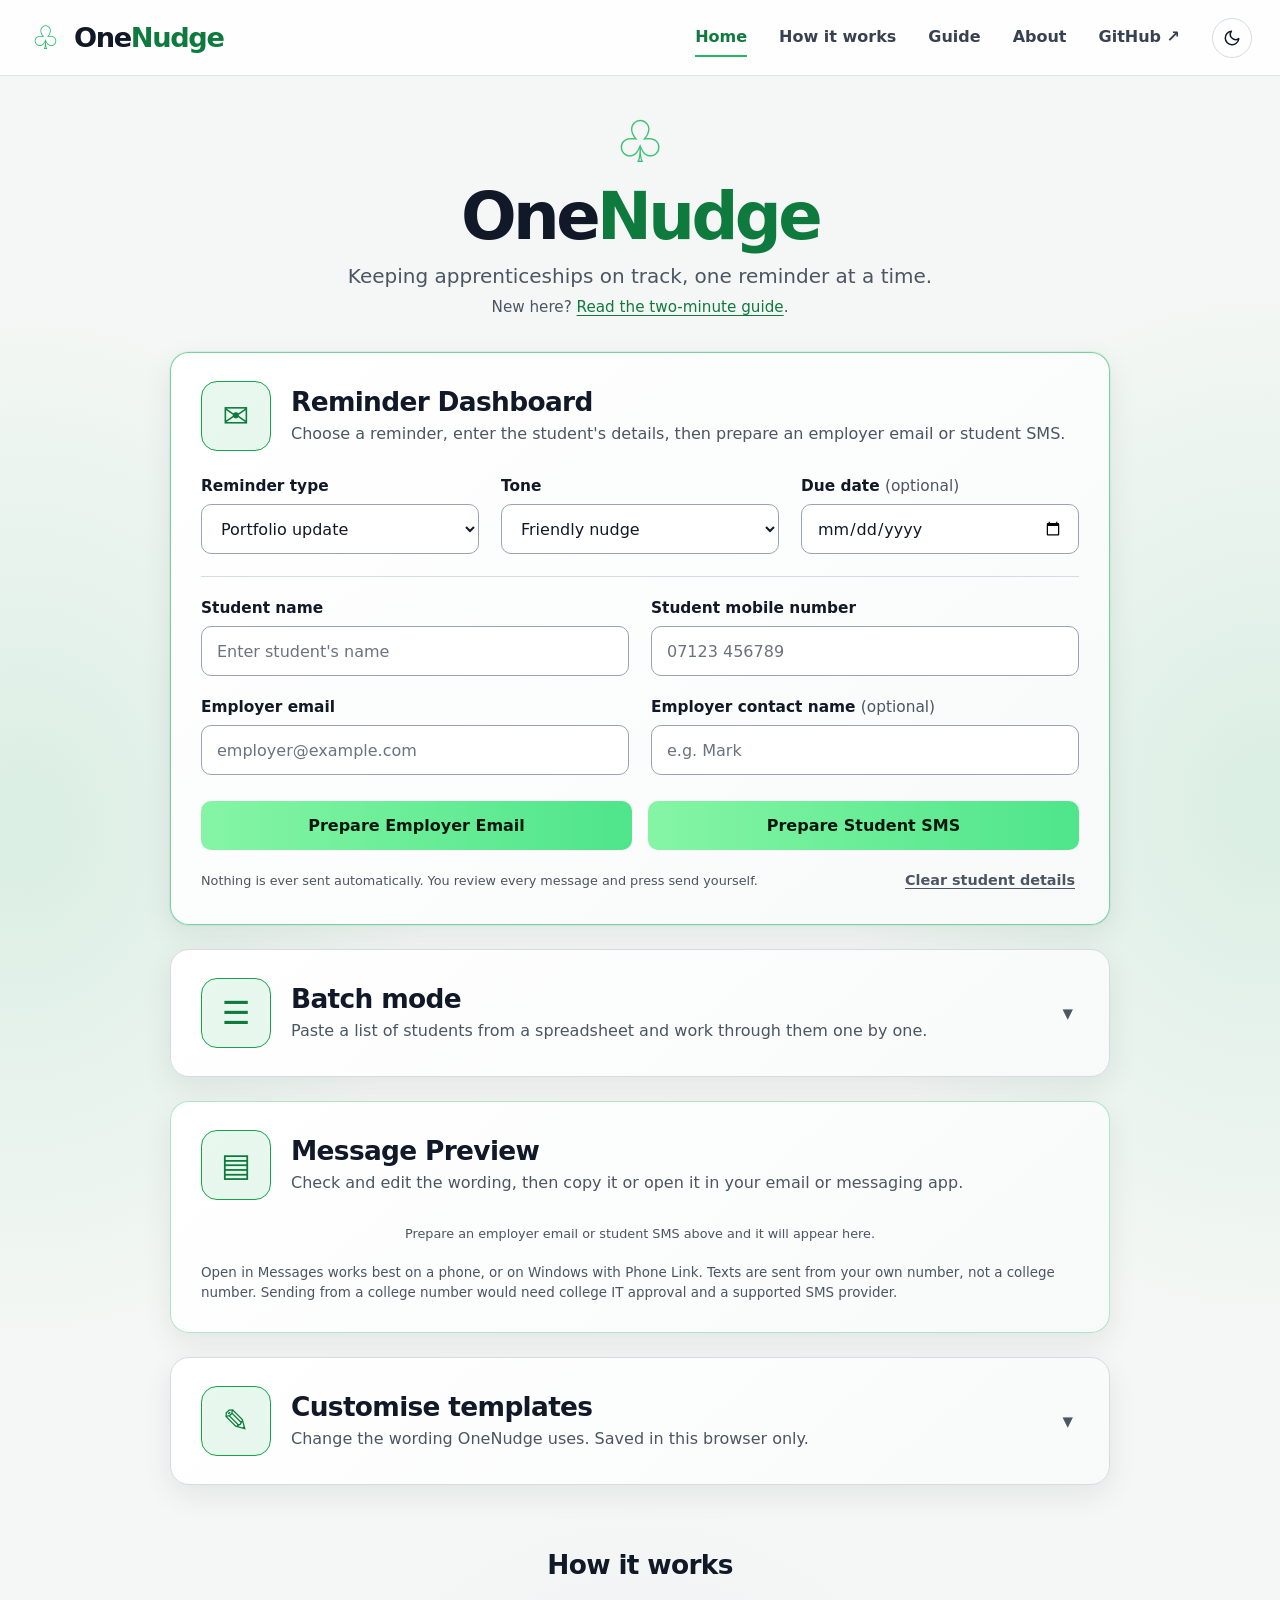
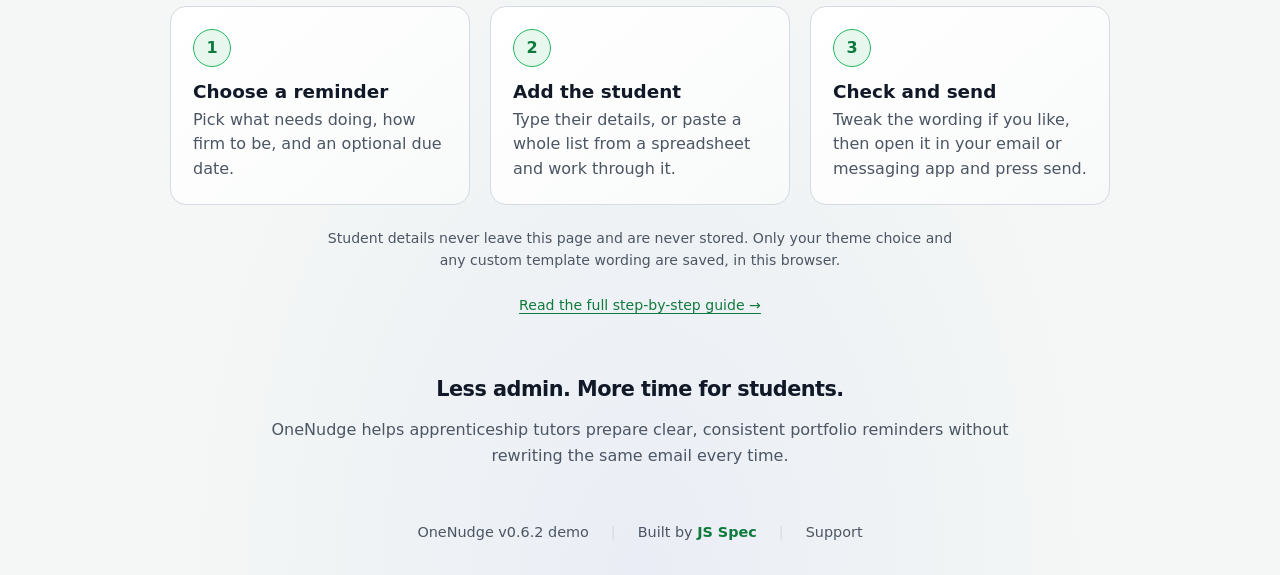
<file: index.html>
<!DOCTYPE html>
<html lang="en">
<head>
  <meta charset="UTF-8">
  <meta name="viewport" content="width=device-width, initial-scale=1.0">
  <title>OneNudge | Apprenticeship reminders</title>
  <meta name="description" content="OneNudge helps apprenticeship tutors prepare employer emails and student SMS reminders in seconds.">
  <meta name="theme-color" content="#0c0e14">

  <link rel="icon" href="favicon.svg" type="image/svg+xml">
  <link rel="icon" href="favicon-32.png" sizes="32x32" type="image/png">
  <link rel="apple-touch-icon" href="apple-touch-icon.png">
  <link rel="manifest" href="manifest.webmanifest">

  <meta property="og:type" content="website">
  <meta property="og:site_name" content="OneNudge">
  <meta property="og:title" content="OneNudge — Apprenticeship reminders">
  <meta property="og:description" content="Prepare employer emails and student SMS reminders in seconds. Nothing is stored or sent automatically.">
  <meta property="og:url" content="https://onenudge.jsspec.uk/">
  <meta property="og:image" content="https://onenudge.jsspec.uk/og-image.png">
  <meta property="og:image:width" content="1200">
  <meta property="og:image:height" content="630">
  <meta property="og:image:alt" content="OneNudge: keeping apprenticeships on track, one reminder at a time.">
  <meta name="twitter:card" content="summary_large_image">

  <script>
    // Apply a saved theme before the page paints, to avoid a flash of the wrong colours.
    try {
      const theme = localStorage.getItem("onenudge.theme");
      if (theme === "light" || theme === "dark") document.documentElement.dataset.theme = theme;
    } catch {}
  </script>
  <link rel="stylesheet" href="style.css">
  <script src="common.js" defer></script>
  <script src="script.js" defer></script>
</head>
<body>
  <a class="skip-link" href="#dashboard">Skip to the reminder form</a>

  <header class="site-header">
    <a class="brand" href="#home" aria-label="OneNudge home"><span class="brand-icon" aria-hidden="true">♧</span><span>One<span class="accent">Nudge</span></span></a>
    <nav aria-label="Main navigation">
      <a class="nav-link active" href="#home" aria-current="location">Home</a>
      <a class="nav-link" href="#how-it-works">How it works</a>
      <a class="nav-link" href="guide.html">Guide</a>
      <a class="nav-link" href="#about">About</a>
      <a class="nav-link" href="https://github.com/Jessplayz2021/OneNudge" target="_blank" rel="noopener noreferrer">GitHub ↗</a>
      <button type="button" class="theme-toggle" id="themeToggle" aria-label="Switch to light mode" title="Switch to light mode">
        <svg class="icon-sun" viewBox="0 0 24 24" aria-hidden="true" focusable="false"><circle cx="12" cy="12" r="4"/><path d="M12 2v2M12 20v2M4.93 4.93l1.41 1.41M17.66 17.66l1.41 1.41M2 12h2M20 12h2M4.93 19.07l1.41-1.41M17.66 6.34l1.41-1.41"/></svg>
        <svg class="icon-moon" viewBox="0 0 24 24" aria-hidden="true" focusable="false"><path d="M21 12.79A9 9 0 1 1 11.21 3 7 7 0 0 0 21 12.79z"/></svg>
      </button>
    </nav>
  </header>

  <main id="home">
    <section class="hero" aria-labelledby="hero-title">
      <div class="hero-icon" aria-hidden="true">♧</div>
      <h1 id="hero-title">One<span class="accent">Nudge</span></h1>
      <p>Keeping apprenticeships on track, one reminder at a time.</p>
      <p class="dashboard-hint">New here? <a href="guide.html">Read the two-minute guide</a>.</p>
    </section>

    <div class="dashboard">
      <!-- Main form -->
      <section class="reminder-card main-card" id="dashboard" aria-labelledby="dashboard-heading">
        <div class="card-heading">
          <div class="card-icon" aria-hidden="true">✉</div>
          <div><h2 id="dashboard-heading">Reminder Dashboard</h2><p>Choose a reminder, enter the student's details, then prepare an employer email or student SMS.</p></div>
        </div>

        <form id="reminderForm" novalidate>
          <fieldset class="options">
            <legend class="visually-hidden">Reminder options</legend>
            <div class="field">
              <label for="reminderType">Reminder type</label>
              <select id="reminderType" name="reminderType">
                <option value="portfolio">Portfolio update</option>
                <option value="evidence">Missing evidence</option>
                <option value="otj">Off-the-job hours</option>
                <option value="review">Progress review</option>
                <option value="assessment">Assessment booking</option>
              </select>
            </div>
            <div class="field">
              <label for="tone">Tone</label>
              <select id="tone" name="tone">
                <option value="friendly">Friendly nudge</option>
                <option value="firm">Firm follow-up</option>
                <option value="final">Final reminder</option>
              </select>
            </div>
            <div class="field">
              <label for="dueDate">Due date <span class="optional">(optional)</span></label>
              <input type="date" id="dueDate" name="dueDate">
            </div>
          </fieldset>

          <div class="fields">
            <div class="field">
              <label for="studentName">Student name</label>
              <input type="text" id="studentName" name="studentName" placeholder="Enter student's name" maxlength="120" autocomplete="off" aria-describedby="studentNameError">
              <p class="field-error" id="studentNameError" hidden></p>
            </div>
            <div class="field">
              <label for="studentPhone">Student mobile number</label>
              <input type="tel" id="studentPhone" name="studentPhone" placeholder="07123 456789" autocomplete="off" aria-describedby="studentPhoneError">
              <p class="field-error" id="studentPhoneError" hidden></p>
            </div>
            <div class="field">
              <label for="employerEmail">Employer email</label>
              <input type="email" id="employerEmail" name="employerEmail" placeholder="employer@example.com" autocomplete="off" aria-describedby="employerEmailError">
              <p class="field-error" id="employerEmailError" hidden></p>
            </div>
            <div class="field">
              <label for="employerContact">Employer contact name <span class="optional">(optional)</span></label>
              <input type="text" id="employerContact" name="employerContact" placeholder="e.g. Mark" maxlength="80" autocomplete="off" aria-describedby="employerContactError">
              <p class="field-error" id="employerContactError" hidden></p>
            </div>
          </div>

          <div class="button-row">
            <button class="primary-button" type="button" id="employerButton">Prepare Employer Email</button>
            <button class="primary-button" type="button" id="studentButton">Prepare Student SMS</button>
          </div>
          <div class="form-footer">
            <p class="form-note">Nothing is ever sent automatically. You review every message and press send yourself.</p>
            <button type="button" class="text-button" id="clearButton">Clear student details</button>
          </div>
        </form>
      </section>

      <!-- Batch mode -->
      <section class="reminder-card" id="batch" aria-labelledby="batch-heading">
        <details class="collapsible" id="batchDetails">
          <summary>
            <span class="card-heading">
              <span class="card-icon" aria-hidden="true">☰</span>
              <span><span class="card-title" id="batch-heading" role="heading" aria-level="2">Batch mode</span><span class="card-text">Paste a list of students from a spreadsheet and work through them one by one.</span></span>
            </span>
          </summary>
          <div class="collapsible-body">
            <div class="field">
              <label for="batchInput">Student list</label>
              <textarea id="batchInput" rows="6" spellcheck="false" aria-describedby="batchHint batchInputError" placeholder="Student name, Mobile, Employer email, Employer contact&#10;Alex Smith, 07123 456789, manager@example.com, Mark"></textarea>
              <p class="hint" id="batchHint">One student per row: name, mobile number, employer email and (optionally) employer contact. Copying straight from Excel works, and a header row is fine. The list is never stored and disappears when you close the page.</p>
              <p class="field-error" id="batchInputError" hidden></p>
            </div>
            <div class="action-row">
              <button type="button" class="secondary-button" id="loadBatchButton">Load list</button>
              <button type="button" class="text-button" id="clearBatchButton" hidden>Clear list</button>
            </div>
            <div id="batchQueue" class="batch-queue" hidden>
              <p id="batchSummary" class="hint"></p>
              <div class="batch-nav">
                <button type="button" class="secondary-button" id="batchPrev">← Previous</button>
                <p id="batchPosition" class="batch-position" role="status" aria-live="polite"></p>
                <button type="button" class="secondary-button" id="batchNext">Next →</button>
              </div>
              <ol id="batchList" class="batch-list" aria-label="Students in this batch"></ol>
            </div>
          </div>
        </details>
      </section>

      <!-- Preview -->
      <section class="reminder-card preview-card" id="preview" aria-labelledby="preview-heading">
        <div class="card-heading">
          <div class="card-icon" aria-hidden="true">▤</div>
          <div><h2 id="preview-heading">Message Preview</h2><p>Check and edit the wording, then copy it or open it in your email or messaging app.</p></div>
        </div>

        <p id="previewPlaceholder" class="form-note">Prepare an employer email or student SMS above and it will appear here.</p>

        <div id="emailPreview" class="preview-block" hidden>
          <h3 tabindex="-1">Employer email</h3>
          <p class="preview-detail"><strong>To:</strong> <span id="emailRecipient"></span></p>
          <div class="field">
            <label for="emailSubject">Subject</label>
            <input type="text" id="emailSubject">
          </div>
          <div class="field">
            <label for="emailBody">Message</label>
            <textarea id="emailBody" rows="12"></textarea>
          </div>
          <div class="action-row">
            <a id="openEmailLink" class="secondary-button" href="#">Open in email app</a>
            <button type="button" id="copyEmailButton" class="secondary-button">Copy message</button>
          </div>
          <p id="emailStatus" class="form-note" role="status" aria-live="polite"></p>
        </div>

        <div id="smsPreview" class="preview-block" hidden>
          <h3 tabindex="-1">Student SMS</h3>
          <p class="preview-detail"><strong>To:</strong> <span id="smsRecipient"></span></p>
          <div class="field">
            <label for="smsMessage">Message</label>
            <textarea id="smsMessage" rows="7" aria-describedby="smsLength"></textarea>
          </div>
          <p id="smsLength" class="sms-length"></p>
          <div class="action-row">
            <button type="button" id="copySmsButton" class="secondary-button">Copy SMS text</button>
            <a id="openSmsLink" class="secondary-button" href="#">Open in Messages</a>
          </div>
          <p id="smsStatus" class="form-note" role="status" aria-live="polite"></p>
        </div>

        <p class="sms-disclaimer">Open in Messages works best on a phone, or on Windows with Phone Link. Texts are sent from your own number, not a college number. Sending from a college number would need college IT approval and a supported SMS provider.</p>
      </section>

      <!-- Custom templates -->
      <section class="reminder-card" id="templates" aria-labelledby="templates-heading">
        <details class="collapsible" id="templatesDetails">
          <summary>
            <span class="card-heading">
              <span class="card-icon" aria-hidden="true">✎</span>
              <span><span class="card-title" id="templates-heading" role="heading" aria-level="2">Customise templates</span><span class="card-text">Change the wording OneNudge uses. Saved in this browser only.</span></span>
            </span>
          </summary>
          <div class="collapsible-body">
            <div class="options options-2">
              <div class="field">
                <label for="templateChannel">Message</label>
                <select id="templateChannel">
                  <option value="email">Employer email</option>
                  <option value="sms">Student SMS</option>
                </select>
              </div>
              <div class="field">
                <label for="templateTone">Tone</label>
                <select id="templateTone">
                  <option value="friendly">Friendly nudge</option>
                  <option value="firm">Firm follow-up</option>
                  <option value="final">Final reminder</option>
                </select>
              </div>
            </div>
            <div class="field" id="templateSubjectField">
              <label for="templateSubject">Email subject</label>
              <input type="text" id="templateSubject" aria-describedby="templateSubjectError">
              <p class="field-error" id="templateSubjectError" hidden></p>
            </div>
            <div class="field">
              <label for="templateBody">Message</label>
              <textarea id="templateBody" rows="10" aria-describedby="templateBodyError"></textarea>
              <p class="field-error" id="templateBodyError" hidden></p>
            </div>
            <div class="placeholders">
              <p class="hint">Click a placeholder to insert it. OneNudge fills these in for each student:</p>
              <ul class="placeholder-list">
                <li><button type="button" class="chip" data-placeholder="{student}">{student}</button> student's full name</li>
                <li><button type="button" class="chip" data-placeholder="{studentFirst}">{studentFirst}</button> student's first name</li>
                <li><button type="button" class="chip" data-placeholder="{employer}">{employer}</button> employer contact, or "Employer"</li>
                <li><button type="button" class="chip" data-placeholder="{action}">{action}</button> what needs doing (from the reminder type)</li>
                <li><button type="button" class="chip" data-placeholder="{topic}">{topic}</button> short topic, e.g. "OneFile update"</li>
                <li><button type="button" class="chip" data-placeholder="{due}">{due}</button> " by Friday 5 December", or nothing if no date</li>
                <li><button type="button" class="chip" data-placeholder="{tutor}">{tutor}</button> your full name</li>
                <li><button type="button" class="chip" data-placeholder="{tutorFirst}">{tutorFirst}</button> your first name</li>
              </ul>
            </div>
            <div class="action-row">
              <button type="button" class="secondary-button" id="saveTemplateButton">Save template</button>
              <button type="button" class="text-button" id="resetTemplateButton">Reset to default</button>
            </div>
            <p id="templateStatus" class="form-note form-note-left" role="status" aria-live="polite"></p>
          </div>
        </details>
      </section>
    </div>

    <section class="how" id="how-it-works" aria-labelledby="how-heading">
      <h2 id="how-heading">How it works</h2>
      <ol class="steps">
        <li><h3>Choose a reminder</h3><p>Pick what needs doing, how firm to be, and an optional due date.</p></li>
        <li><h3>Add the student</h3><p>Type their details, or paste a whole list from a spreadsheet and work through it.</p></li>
        <li><h3>Check and send</h3><p>Tweak the wording if you like, then open it in your email or messaging app and press send.</p></li>
      </ol>
      <p class="privacy-note">Student details never leave this page and are never stored. Only your theme choice and any custom template wording are saved, in this browser.</p>
      <p class="privacy-note"><a class="inline-link" href="guide.html">Read the full step-by-step guide →</a></p>
    </section>

    <section class="about" id="about"><h2>Less admin. More time for students.</h2><p>OneNudge helps apprenticeship tutors prepare clear, consistent portfolio reminders without rewriting the same email every time.</p></section>
  </main>

  <footer><span>OneNudge v0.6.2 demo</span><span class="footer-divider" aria-hidden="true">|</span><span>Built by <a href="https://jsspec.uk" target="_blank" rel="noopener noreferrer">JS Spec</a></span><span class="footer-divider" aria-hidden="true">|</span><a class="footer-quiet" href="support.html">Support</a></footer>
</body>
</html>
</file>
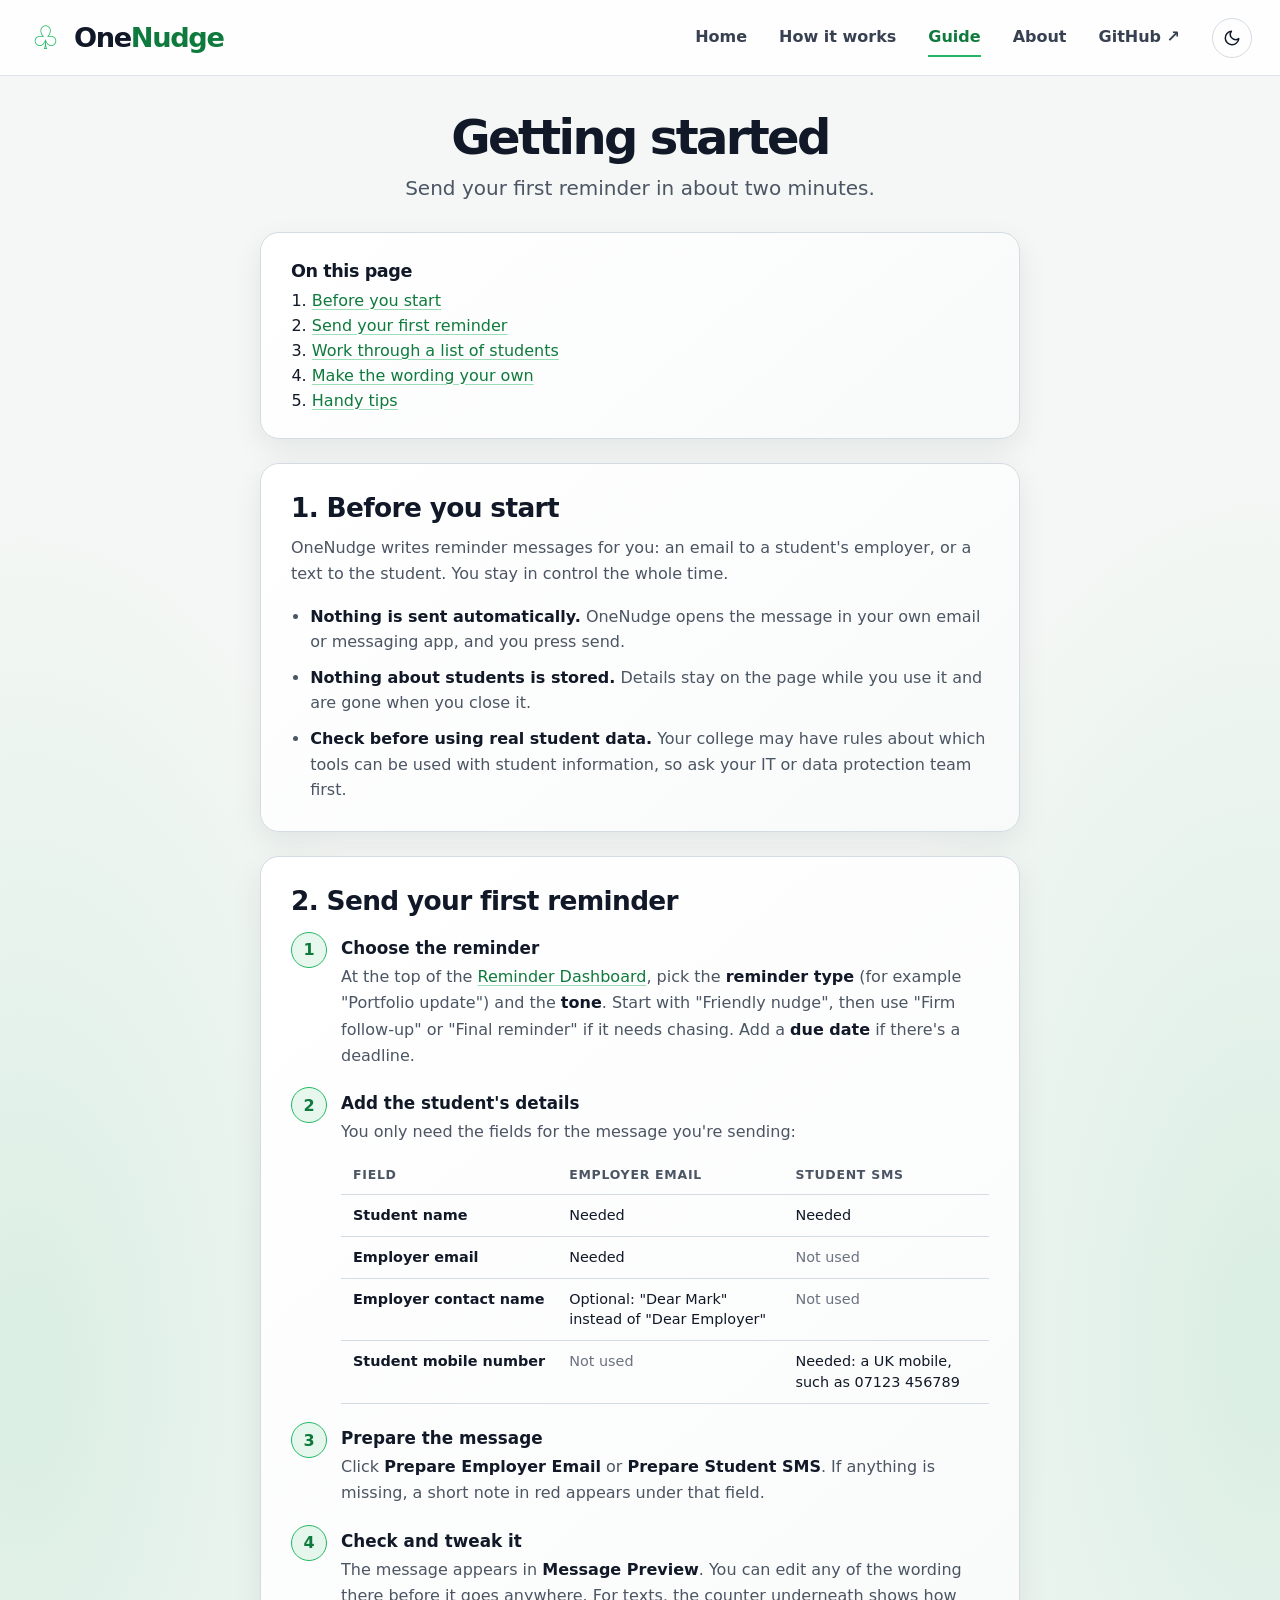
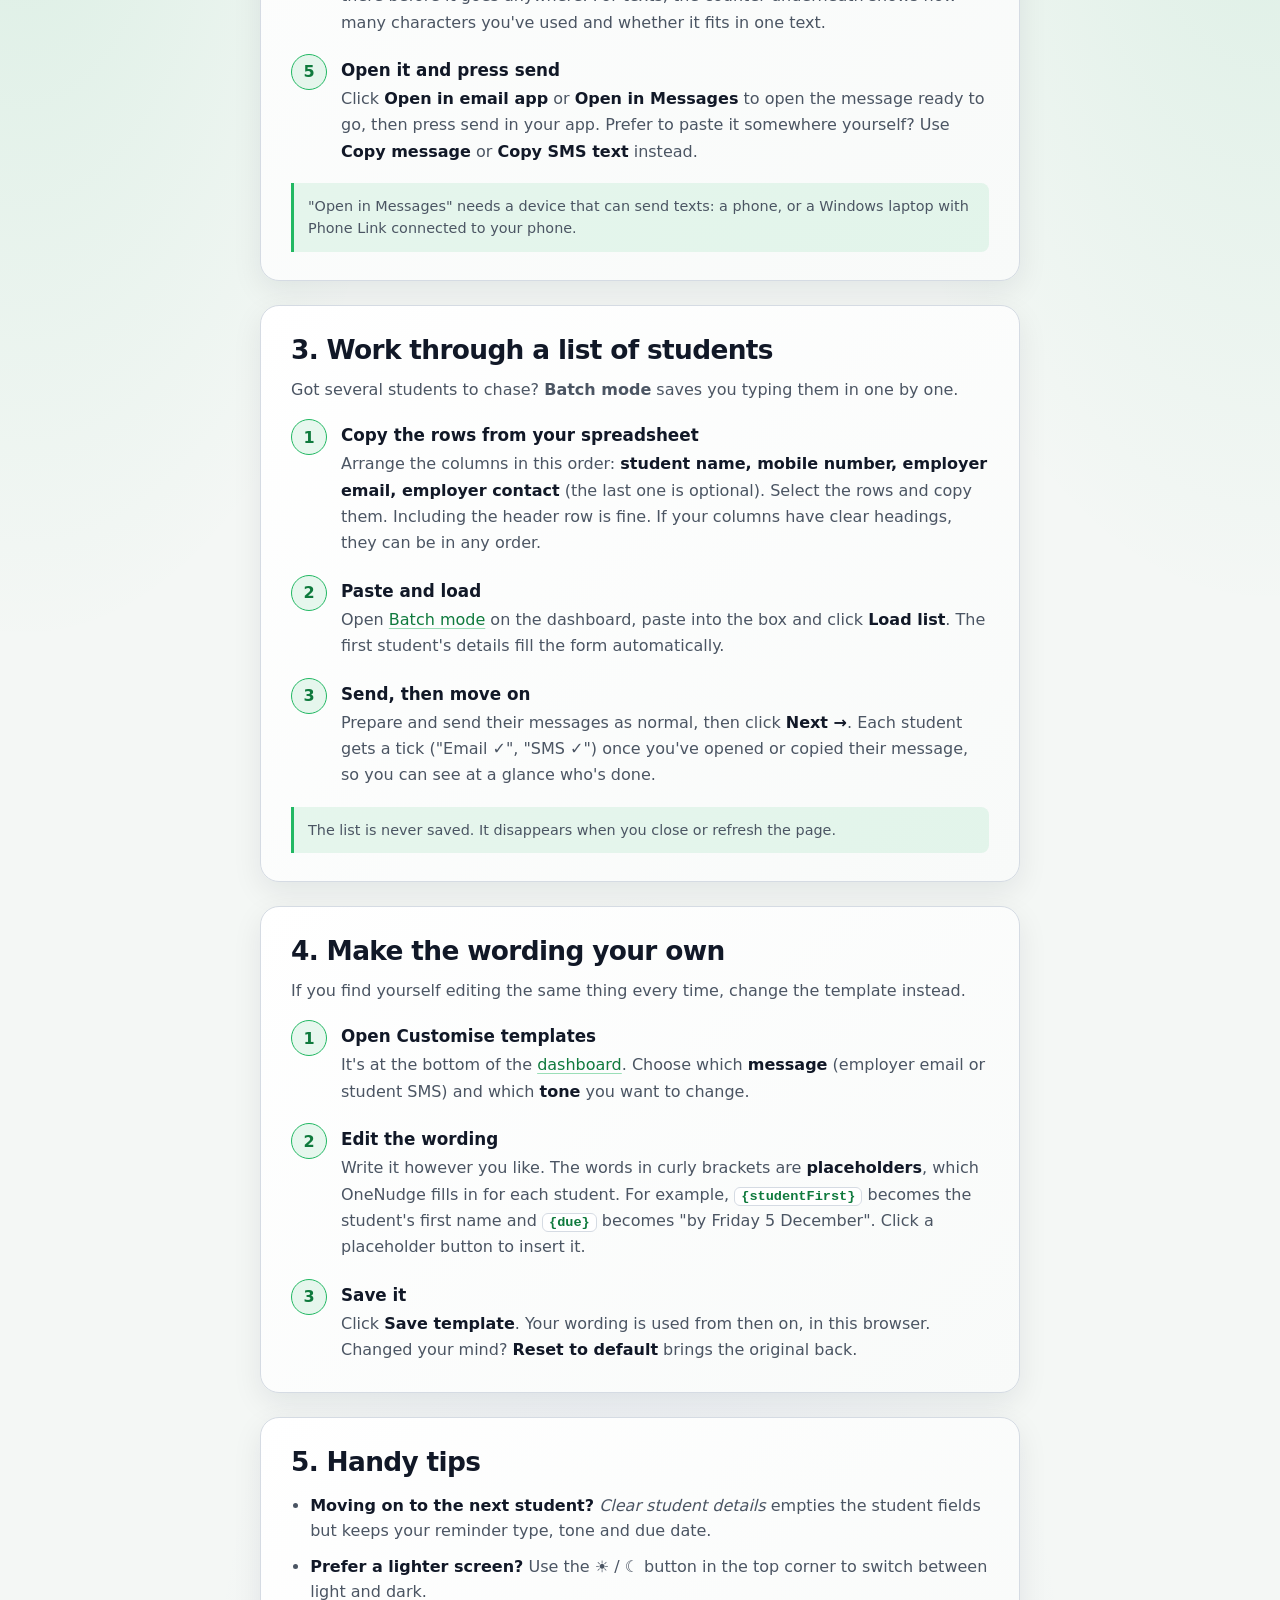
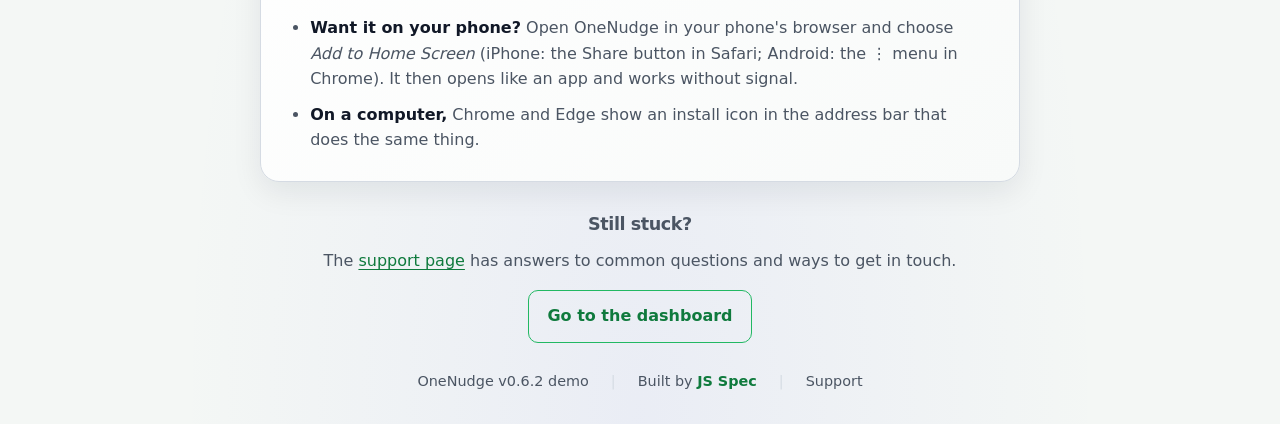
<file: guide.html>
<!DOCTYPE html>
<html lang="en">
<head>
  <meta charset="UTF-8">
  <meta name="viewport" content="width=device-width, initial-scale=1.0">
  <title>Getting started | OneNudge</title>
  <meta name="description" content="A quick guide to OneNudge: send your first apprenticeship reminder in about two minutes.">
  <meta name="theme-color" content="#0c0e14">

  <link rel="icon" href="favicon.svg" type="image/svg+xml">
  <link rel="icon" href="favicon-32.png" sizes="32x32" type="image/png">
  <link rel="apple-touch-icon" href="apple-touch-icon.png">
  <link rel="manifest" href="manifest.webmanifest">

  <script>
    try {
      const theme = localStorage.getItem("onenudge.theme");
      if (theme === "light" || theme === "dark") document.documentElement.dataset.theme = theme;
    } catch {}
  </script>
  <link rel="stylesheet" href="style.css">
  <script src="common.js" defer></script>
</head>
<body>
  <a class="skip-link" href="#main">Skip to content</a>

  <header class="site-header">
    <a class="brand" href="index.html" aria-label="OneNudge home"><span class="brand-icon" aria-hidden="true">♧</span><span>One<span class="accent">Nudge</span></span></a>
    <nav aria-label="Main navigation">
      <a class="nav-link" href="index.html">Home</a>
      <a class="nav-link" href="index.html#how-it-works">How it works</a>
      <a class="nav-link active" href="guide.html" aria-current="page">Guide</a>
      <a class="nav-link" href="index.html#about">About</a>
      <a class="nav-link" href="https://github.com/Jessplayz2021/OneNudge" target="_blank" rel="noopener noreferrer">GitHub ↗</a>
      <button type="button" class="theme-toggle" id="themeToggle" aria-label="Switch to light mode" title="Switch to light mode">
        <svg class="icon-sun" viewBox="0 0 24 24" aria-hidden="true" focusable="false"><circle cx="12" cy="12" r="4"/><path d="M12 2v2M12 20v2M4.93 4.93l1.41 1.41M17.66 17.66l1.41 1.41M2 12h2M20 12h2M4.93 19.07l1.41-1.41M17.66 6.34l1.41-1.41"/></svg>
        <svg class="icon-moon" viewBox="0 0 24 24" aria-hidden="true" focusable="false"><path d="M21 12.79A9 9 0 1 1 11.21 3 7 7 0 0 0 21 12.79z"/></svg>
      </button>
    </nav>
  </header>

  <main id="main" class="support-page">
    <section class="hero hero-small" aria-labelledby="guide-title">
      <h1 id="guide-title">Getting started</h1>
      <p>Send your first reminder in about two minutes.</p>
    </section>

    <div class="support-content">
      <nav class="reminder-card toc" aria-labelledby="toc-heading">
        <h2 id="toc-heading">On this page</h2>
        <ol>
          <li><a href="#before">Before you start</a></li>
          <li><a href="#first-reminder">Send your first reminder</a></li>
          <li><a href="#batch">Work through a list of students</a></li>
          <li><a href="#templates">Make the wording your own</a></li>
          <li><a href="#tips">Handy tips</a></li>
        </ol>
      </nav>

      <section class="reminder-card guide-section" id="before" aria-labelledby="before-heading">
        <h2 id="before-heading">1. Before you start</h2>
        <p class="support-text">OneNudge writes reminder messages for you: an email to a student's employer, or a text to the student. You stay in control the whole time.</p>
        <ul class="guide-points">
          <li><strong>Nothing is sent automatically.</strong> OneNudge opens the message in your own email or messaging app, and you press send.</li>
          <li><strong>Nothing about students is stored.</strong> Details stay on the page while you use it and are gone when you close it.</li>
          <li><strong>Check before using real student data.</strong> Your college may have rules about which tools can be used with student information, so ask your IT or data protection team first.</li>
        </ul>
      </section>

      <section class="reminder-card guide-section" id="first-reminder" aria-labelledby="first-heading">
        <h2 id="first-heading">2. Send your first reminder</h2>
        <ol class="guide-steps">
          <li>
            <h3>Choose the reminder</h3>
            <p>At the top of the <a href="index.html#dashboard">Reminder Dashboard</a>, pick the <strong>reminder type</strong> (for example "Portfolio update") and the <strong>tone</strong>. Start with "Friendly nudge", then use "Firm follow-up" or "Final reminder" if it needs chasing. Add a <strong>due date</strong> if there's a deadline.</p>
          </li>
          <li>
            <h3>Add the student's details</h3>
            <p>You only need the fields for the message you're sending:</p>
            <div class="table-wrap">
              <table class="guide-table">
                <thead>
                  <tr><th scope="col">Field</th><th scope="col">Employer email</th><th scope="col">Student SMS</th></tr>
                </thead>
                <tbody>
                  <tr><th scope="row">Student name</th><td>Needed</td><td>Needed</td></tr>
                  <tr><th scope="row">Employer email</th><td>Needed</td><td class="muted-cell">Not used</td></tr>
                  <tr><th scope="row">Employer contact name</th><td>Optional: "Dear Mark" instead of "Dear Employer"</td><td class="muted-cell">Not used</td></tr>
                  <tr><th scope="row">Student mobile number</th><td class="muted-cell">Not used</td><td>Needed: a UK mobile, such as 07123 456789</td></tr>
                </tbody>
              </table>
            </div>
          </li>
          <li>
            <h3>Prepare the message</h3>
            <p>Click <strong>Prepare Employer Email</strong> or <strong>Prepare Student SMS</strong>. If anything is missing, a short note in red appears under that field.</p>
          </li>
          <li>
            <h3>Check and tweak it</h3>
            <p>The message appears in <strong>Message Preview</strong>. You can edit any of the wording there before it goes anywhere. For texts, the counter underneath shows how many characters you've used and whether it fits in one text.</p>
          </li>
          <li>
            <h3>Open it and press send</h3>
            <p>Click <strong>Open in email app</strong> or <strong>Open in Messages</strong> to open the message ready to go, then press send in your app. Prefer to paste it somewhere yourself? Use <strong>Copy message</strong> or <strong>Copy SMS text</strong> instead.</p>
          </li>
        </ol>
        <p class="guide-note">"Open in Messages" needs a device that can send texts: a phone, or a Windows laptop with Phone Link connected to your phone.</p>
      </section>

      <section class="reminder-card guide-section" id="batch" aria-labelledby="batch-heading">
        <h2 id="batch-heading">3. Work through a list of students</h2>
        <p class="support-text">Got several students to chase? <strong>Batch mode</strong> saves you typing them in one by one.</p>
        <ol class="guide-steps">
          <li>
            <h3>Copy the rows from your spreadsheet</h3>
            <p>Arrange the columns in this order: <strong>student name, mobile number, employer email, employer contact</strong> (the last one is optional). Select the rows and copy them. Including the header row is fine. If your columns have clear headings, they can be in any order.</p>
          </li>
          <li>
            <h3>Paste and load</h3>
            <p>Open <a href="index.html#batch">Batch mode</a> on the dashboard, paste into the box and click <strong>Load list</strong>. The first student's details fill the form automatically.</p>
          </li>
          <li>
            <h3>Send, then move on</h3>
            <p>Prepare and send their messages as normal, then click <strong>Next →</strong>. Each student gets a tick ("Email ✓", "SMS ✓") once you've opened or copied their message, so you can see at a glance who's done.</p>
          </li>
        </ol>
        <p class="guide-note">The list is never saved. It disappears when you close or refresh the page.</p>
      </section>

      <section class="reminder-card guide-section" id="templates" aria-labelledby="templates-heading">
        <h2 id="templates-heading">4. Make the wording your own</h2>
        <p class="support-text">If you find yourself editing the same thing every time, change the template instead.</p>
        <ol class="guide-steps">
          <li>
            <h3>Open Customise templates</h3>
            <p>It's at the bottom of the <a href="index.html#templates">dashboard</a>. Choose which <strong>message</strong> (employer email or student SMS) and which <strong>tone</strong> you want to change.</p>
          </li>
          <li>
            <h3>Edit the wording</h3>
            <p>Write it however you like. The words in curly brackets are <strong>placeholders</strong>, which OneNudge fills in for each student. For example, <code>{studentFirst}</code> becomes the student's first name and <code>{due}</code> becomes "by Friday 5 December". Click a placeholder button to insert it.</p>
          </li>
          <li>
            <h3>Save it</h3>
            <p>Click <strong>Save template</strong>. Your wording is used from then on, in this browser. Changed your mind? <strong>Reset to default</strong> brings the original back.</p>
          </li>
        </ol>
      </section>

      <section class="reminder-card guide-section" id="tips" aria-labelledby="tips-heading">
        <h2 id="tips-heading">5. Handy tips</h2>
        <ul class="guide-points">
          <li><strong>Moving on to the next student?</strong> <em>Clear student details</em> empties the student fields but keeps your reminder type, tone and due date.</li>
          <li><strong>Prefer a lighter screen?</strong> Use the ☀&#xFE0E; / ☾&#xFE0E; button in the top corner to switch between light and dark.</li>
          <li><strong>Want it on your phone?</strong> Open OneNudge in your phone's browser and choose <em>Add to Home Screen</em> (iPhone: the Share button in Safari; Android: the ⋮ menu in Chrome). It then opens like an app and works without signal.</li>
          <li><strong>On a computer,</strong> Chrome and Edge show an install icon in the address bar that does the same thing.</li>
        </ul>
      </section>

      <section class="support-quiet" aria-labelledby="stuck-heading">
        <h2 id="stuck-heading">Still stuck?</h2>
        <p>The <a href="support.html">support page</a> has answers to common questions and ways to get in touch.</p>
        <p><a class="secondary-button guide-cta" href="index.html#dashboard">Go to the dashboard</a></p>
      </section>
    </div>
  </main>

  <footer><span>OneNudge v0.6.2 demo</span><span class="footer-divider" aria-hidden="true">|</span><span>Built by <a href="https://jsspec.uk" target="_blank" rel="noopener noreferrer">JS Spec</a></span><span class="footer-divider" aria-hidden="true">|</span><a class="footer-quiet" href="support.html">Support</a></footer>
</body>
</html>
</file>
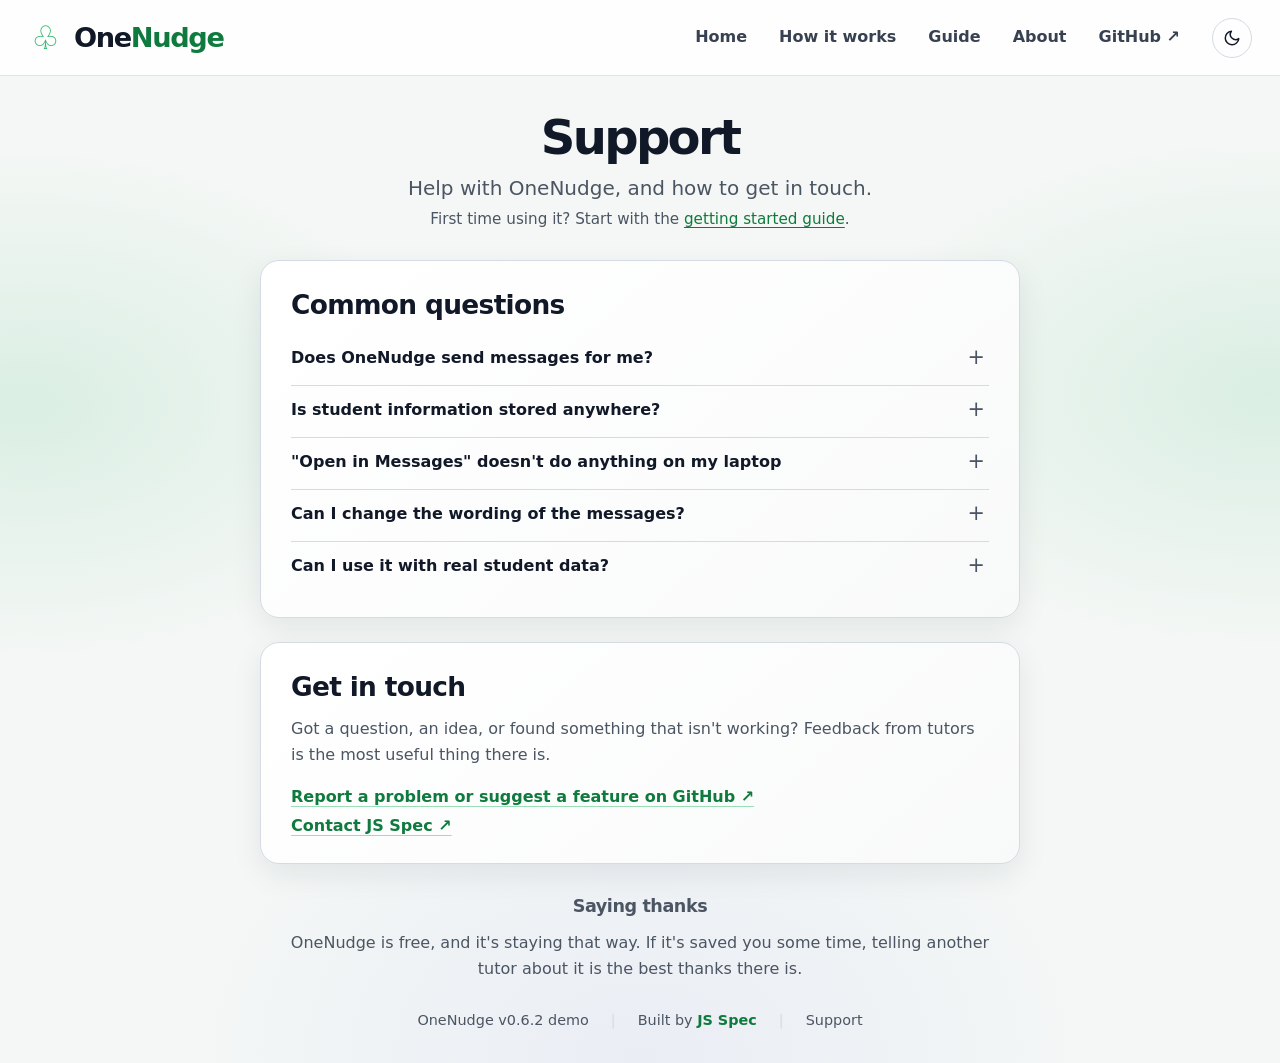
<file: support.html>
<!DOCTYPE html>
<html lang="en">
<head>
  <meta charset="UTF-8">
  <meta name="viewport" content="width=device-width, initial-scale=1.0">
  <title>Support | OneNudge</title>
  <meta name="description" content="Help, questions and feedback for OneNudge, the apprenticeship reminder tool.">
  <meta name="theme-color" content="#0c0e14">

  <link rel="icon" href="favicon.svg" type="image/svg+xml">
  <link rel="icon" href="favicon-32.png" sizes="32x32" type="image/png">
  <link rel="apple-touch-icon" href="apple-touch-icon.png">
  <link rel="manifest" href="manifest.webmanifest">

  <script>
    try {
      const theme = localStorage.getItem("onenudge.theme");
      if (theme === "light" || theme === "dark") document.documentElement.dataset.theme = theme;
    } catch {}
  </script>
  <link rel="stylesheet" href="style.css">
  <script src="common.js" defer></script>
</head>
<body>
  <a class="skip-link" href="#main">Skip to content</a>

  <header class="site-header">
    <a class="brand" href="index.html" aria-label="OneNudge home"><span class="brand-icon" aria-hidden="true">♧</span><span>One<span class="accent">Nudge</span></span></a>
    <nav aria-label="Main navigation">
      <a class="nav-link" href="index.html">Home</a>
      <a class="nav-link" href="index.html#how-it-works">How it works</a>
      <a class="nav-link" href="guide.html">Guide</a>
      <a class="nav-link" href="index.html#about">About</a>
      <a class="nav-link" href="https://github.com/Jessplayz2021/OneNudge" target="_blank" rel="noopener noreferrer">GitHub ↗</a>
      <button type="button" class="theme-toggle" id="themeToggle" aria-label="Switch to light mode" title="Switch to light mode">
        <svg class="icon-sun" viewBox="0 0 24 24" aria-hidden="true" focusable="false"><circle cx="12" cy="12" r="4"/><path d="M12 2v2M12 20v2M4.93 4.93l1.41 1.41M17.66 17.66l1.41 1.41M2 12h2M20 12h2M4.93 19.07l1.41-1.41M17.66 6.34l1.41-1.41"/></svg>
        <svg class="icon-moon" viewBox="0 0 24 24" aria-hidden="true" focusable="false"><path d="M21 12.79A9 9 0 1 1 11.21 3 7 7 0 0 0 21 12.79z"/></svg>
      </button>
    </nav>
  </header>

  <main id="main" class="support-page">
    <section class="hero hero-small" aria-labelledby="support-title">
      <h1 id="support-title">Support</h1>
      <p>Help with OneNudge, and how to get in touch.</p>
      <p class="dashboard-hint">First time using it? Start with the <a href="guide.html">getting started guide</a>.</p>
    </section>

    <div class="support-content">
      <section class="reminder-card" aria-labelledby="faq-heading">
        <h2 id="faq-heading">Common questions</h2>
        <div class="faq">
          <details>
            <summary>Does OneNudge send messages for me?</summary>
            <p>No. It prepares the email or text and opens it in your own email or messaging app. Nothing is sent until you press send yourself.</p>
          </details>
          <details>
            <summary>Is student information stored anywhere?</summary>
            <p>No. Student details stay in the page while you use it and are never saved or sent to a server. Batch lists disappear when you close the page. The only things remembered, in your browser, are your light/dark choice and any custom template wording.</p>
          </details>
          <details>
            <summary>"Open in Messages" doesn't do anything on my laptop</summary>
            <p>It needs an app that can send texts. It works on phones, and on Windows with Phone Link connected to your phone. Otherwise, use <strong>Copy SMS text</strong> and paste the message wherever you send texts from.</p>
          </details>
          <details>
            <summary>Can I change the wording of the messages?</summary>
            <p>Yes. Edit any message in the preview before you send it, or open <strong>Customise templates</strong> on the dashboard to change the default wording for each tone.</p>
          </details>
          <details>
            <summary>Can I use it with real student data?</summary>
            <p>Please check with your college IT or data protection team first. OneNudge doesn't store anything, but your college may have its own rules about tools used with student information.</p>
          </details>
        </div>
      </section>

      <section class="reminder-card" aria-labelledby="contact-heading">
        <h2 id="contact-heading">Get in touch</h2>
        <p class="support-text">Got a question, an idea, or found something that isn't working? Feedback from tutors is the most useful thing there is.</p>
        <ul class="support-links">
          <li><a href="https://github.com/Jessplayz2021/OneNudge/issues" target="_blank" rel="noopener noreferrer">Report a problem or suggest a feature on GitHub ↗</a></li>
          <li><a href="https://jsspec.uk" target="_blank" rel="noopener noreferrer">Contact JS Spec ↗</a></li>
        </ul>
      </section>

      <section class="support-quiet" aria-labelledby="thanks-heading">
        <h2 id="thanks-heading">Saying thanks</h2>
        <p>OneNudge is free, and it's staying that way. If it's saved you some time, telling another tutor about it is the best thanks there is.</p>
        <!-- To show the optional donation link: put the real URL in href and remove the "hidden" attribute. -->
        <p class="support-donate" hidden>And if you'd ever like to buy me a coffee, <a href="#" target="_blank" rel="noopener noreferrer">you can do that here</a>. Completely optional, and very much appreciated.</p>
      </section>
    </div>
  </main>

  <footer><span>OneNudge v0.6.2 demo</span><span class="footer-divider" aria-hidden="true">|</span><span>Built by <a href="https://jsspec.uk" target="_blank" rel="noopener noreferrer">JS Spec</a></span><span class="footer-divider" aria-hidden="true">|</span><a class="footer-quiet" href="support.html" aria-current="page">Support</a></footer>
</body>
</html>
</file>
<file: style.css>
/* ---------- Theme tokens ---------- */
:root {
  color-scheme: dark;
  --bg: #0c0e14;
  --surface-2: #1d222d;
  --text: #f7f9fc;
  --muted: #aeb6c6;
  --line: #343c4b;
  --input-border: #515968;
  --placeholder: #8d96a7;
  --accent: #7bf3a2;          /* icons, borders, decoration */
  --accent-strong: #4ce68d;
  --accent-text: #7bf3a2;     /* accent used as text: must stay readable */
  --accent-soft: rgba(123, 243, 162, .12);
  --error: #ff8f8f;
  --error-soft: rgba(255, 143, 143, .14);
  --header-bg: rgba(12, 14, 20, .85);
  --header-line: #303441;
  --nav-text: #d5dae4;
  --card-bg: linear-gradient(140deg, rgba(29, 34, 45, .97), rgba(14, 17, 24, .97));
  --card-shadow: 0 16px 50px rgba(0, 0, 0, .23);
  --glow-green: rgba(30, 177, 98, .14);
  --glow-purple: rgba(65, 41, 102, .16);
  --focus-ring: #ffffff;
  --button-text: #07180f;
  --radius: 19px;
}

/* Light theme: chosen with the toggle, or following the system when nothing is chosen. */
:root[data-theme="light"] {
  color-scheme: light;
  --bg: #f4f7f5;
  --surface-2: #ffffff;
  --text: #111827;
  --muted: #4b5563;
  --line: #d5dbe3;
  --input-border: #9aa3b2;
  --placeholder: #6b7280;
  --accent: #22b863;
  --accent-strong: #16a34a;
  --accent-text: #0f7a3d;
  --accent-soft: rgba(34, 184, 99, .1);
  --error: #b42318;
  --error-soft: rgba(180, 35, 24, .12);
  --header-bg: rgba(255, 255, 255, .88);
  --header-line: #dfe4ea;
  --nav-text: #374151;
  --card-bg: linear-gradient(140deg, #ffffff, #f8faf9);
  --card-shadow: 0 10px 30px rgba(15, 23, 42, .08);
  --glow-green: rgba(30, 177, 98, .12);
  --glow-purple: rgba(99, 102, 241, .07);
  --focus-ring: #111827;
}
@media (prefers-color-scheme: light) {
  :root:not([data-theme="dark"]) {
    color-scheme: light;
    --bg: #f4f7f5;
    --surface-2: #ffffff;
    --text: #111827;
    --muted: #4b5563;
    --line: #d5dbe3;
    --input-border: #9aa3b2;
    --placeholder: #6b7280;
    --accent: #22b863;
    --accent-strong: #16a34a;
    --accent-text: #0f7a3d;
    --accent-soft: rgba(34, 184, 99, .1);
    --error: #b42318;
    --error-soft: rgba(180, 35, 24, .12);
    --header-bg: rgba(255, 255, 255, .88);
    --header-line: #dfe4ea;
    --nav-text: #374151;
    --card-bg: linear-gradient(140deg, #ffffff, #f8faf9);
    --card-shadow: 0 10px 30px rgba(15, 23, 42, .08);
    --glow-green: rgba(30, 177, 98, .12);
    --glow-purple: rgba(99, 102, 241, .07);
    --focus-ring: #111827;
  }
}

/* ---------- Base ---------- */
* { box-sizing: border-box; }
[hidden] { display: none !important; }
html { scroll-behavior: smooth; }
body {
  margin: 0; min-height: 100vh; color: var(--text);
  font-family: Inter, ui-sans-serif, system-ui, -apple-system, "Segoe UI", sans-serif;
  background:
    radial-gradient(ellipse 40% 30% at 2% 38%, var(--glow-green), transparent 80%),
    radial-gradient(ellipse 42% 30% at 99% 37%, var(--glow-green), transparent 80%),
    radial-gradient(ellipse 45% 40% at 50% 100%, var(--glow-purple), transparent 80%),
    var(--bg);
}
a { color: inherit; text-decoration: none; }
:focus-visible { outline: 3px solid var(--focus-ring); outline-offset: 3px; }
.visually-hidden { position: absolute; width: 1px; height: 1px; padding: 0; margin: -1px; overflow: hidden; clip: rect(0 0 0 0); white-space: nowrap; border: 0; }
.skip-link { position: absolute; left: 16px; top: -60px; z-index: 10; padding: 10px 16px; border-radius: 10px; background: var(--accent-strong); color: var(--button-text); font-weight: 700; }
.skip-link:focus { top: 12px; }

/* ---------- Header ---------- */
.site-header { display: flex; justify-content: space-between; align-items: center; gap: 20px; min-height: 76px; padding: 15px max(28px, calc((100vw - 1440px) / 2)); border-bottom: 1px solid var(--header-line); background: var(--header-bg); }
.brand { display: flex; align-items: center; gap: 12px; font-size: 1.7rem; font-weight: 800; letter-spacing: -.05em; }
.brand-icon { display: grid; place-items: center; color: var(--accent); font-size: 2rem; width: 34px; }
.accent { color: var(--accent-text); }
nav { display: flex; align-items: center; flex-wrap: wrap; gap: clamp(14px, 3vw, 32px); }
.nav-link { color: var(--nav-text); font-weight: 600; padding: 9px 0; border-bottom: 2px solid transparent; transition: color .2s, border-color .2s; }
.nav-link:hover, .nav-link:focus-visible, .nav-link.active { color: var(--accent-text); border-color: var(--accent); }
.theme-toggle { position: relative; display: block; flex-shrink: 0; width: 40px; height: 40px; margin: 0; padding: 0; line-height: 0; border: 1px solid var(--line); border-radius: 50%; background: transparent; color: var(--text); cursor: pointer; transition: border-color .2s, background .2s; -webkit-appearance: none; appearance: none; }
.theme-toggle:hover { border-color: var(--accent); background: var(--accent-soft); }
/* Pinned to the exact centre: iOS Safari doesn't reliably centre content inside a <button> with grid/flex. */
.theme-toggle svg { position: absolute; top: 50%; left: 50%; transform: translate(-50%, -50%); display: block; width: 18px; height: 18px; margin: 0; fill: none; stroke: currentColor; stroke-width: 2; stroke-linecap: round; stroke-linejoin: round; }
.theme-toggle .icon-moon, .theme-toggle[data-current="light"] .icon-sun { display: none; }
.theme-toggle[data-current="light"] .icon-moon { display: block; }

/* ---------- Hero ---------- */
main { padding: 32px 22px 10px; }
.hero { text-align: center; margin: 0 auto 36px; }
.hero-icon { color: var(--accent); font-size: 3.6rem; line-height: 1.2; opacity: .85; }
h1 { font-size: clamp(2.8rem, 6vw, 4.1rem); letter-spacing: -.055em; margin: 3px 0 4px; line-height: 1.1; }
.hero p { color: var(--muted); font-size: clamp(1rem, 2vw, 1.25rem); margin: 12px 0 0; }

/* ---------- Cards ---------- */
.dashboard { max-width: 940px; margin: 0 auto; display: grid; gap: 24px; }
.reminder-card { background: var(--card-bg); border: 1px solid var(--line); border-radius: var(--radius); padding: 28px 30px; box-shadow: var(--card-shadow); scroll-margin-top: 16px; }
.main-card { border-color: color-mix(in srgb, var(--accent) 60%, transparent); box-shadow: 0 0 0 1px var(--accent-soft), var(--card-shadow); }
.preview-card { border-color: color-mix(in srgb, var(--accent) 35%, transparent); }
.card-heading { display: flex; align-items: center; gap: 20px; margin-bottom: 26px; }
.card-icon { flex: 0 0 70px; height: 70px; border: 1px solid var(--accent-strong); color: var(--accent-text); border-radius: 16px; display: grid; place-items: center; font-size: 2rem; background: var(--accent-soft); }
h2, .card-title { display: block; margin: 0 0 5px; font-size: clamp(1.35rem, 3vw, 1.65rem); font-weight: 700; letter-spacing: -.025em; }
h3 { margin: 0 0 12px; font-size: 1.15rem; }
.card-heading p, .card-text { display: block; margin: 0; color: var(--muted); line-height: 1.5; }

/* Collapsible cards (batch mode, templates) */
.collapsible > summary { list-style: none; cursor: pointer; position: relative; padding-right: 40px; border-radius: 12px; }
.collapsible > summary::-webkit-details-marker { display: none; }
.collapsible > summary .card-heading { margin-bottom: 0; }
.collapsible > summary::after { content: "▾"; position: absolute; right: 6px; top: 50%; transform: translateY(-50%); color: var(--muted); font-size: 1.3rem; transition: transform .2s; }
.collapsible[open] > summary::after { transform: translateY(-50%) rotate(180deg); }
.collapsible-body { margin-top: 26px; display: grid; gap: 18px; }

/* ---------- Form ---------- */
fieldset { border: 0; margin: 0; padding: 0; min-width: 0; }
.options { display: grid; grid-template-columns: repeat(3, minmax(0, 1fr)); gap: 22px; margin-bottom: 22px; padding-bottom: 22px; border-bottom: 1px solid var(--line); }
.options-2 { grid-template-columns: repeat(2, minmax(0, 1fr)); margin-bottom: 0; padding-bottom: 0; border-bottom: 0; }
.fields { display: grid; grid-template-columns: repeat(2, minmax(0, 1fr)); gap: 22px; }
.field { display: flex; flex-direction: column; gap: 9px; }
label { font-weight: 650; font-size: .96rem; }
.optional { color: var(--muted); font-weight: 500; }
input, select, textarea { width: 100%; min-height: 50px; padding: 13px 15px; border-radius: 10px; background: var(--surface-2); border: 1px solid var(--input-border); color: var(--text); font: inherit; transition: border-color .2s, box-shadow .2s; }
textarea { resize: vertical; line-height: 1.6; }
/* iOS Safari draws date inputs its own way (shorter, centred text, collapses when empty).
   This only applies on iOS, so other browsers keep their normal date picker styling. */
@supports (-webkit-touch-callout: none) {
  input[type="date"] { -webkit-appearance: none; appearance: none; display: block; height: 50px; line-height: 22px; text-align: left; }
  input[type="date"]::-webkit-date-and-time-value { text-align: left; margin: 0; min-height: 22px; }
}
select { cursor: pointer; }
input::placeholder, textarea::placeholder { color: var(--placeholder); }
input:focus, select:focus, textarea:focus { border-color: var(--accent); outline: 2px solid var(--accent); outline-offset: 1px; box-shadow: 0 0 0 4px var(--accent-soft); }
[aria-invalid="true"] { border-color: var(--error); }
[aria-invalid="true"]:focus { outline-color: var(--error); box-shadow: 0 0 0 4px var(--error-soft); }
.field-error { margin: 0; color: var(--error); font-size: .86rem; line-height: 1.4; }
.hint { margin: 0; color: var(--muted); font-size: .88rem; line-height: 1.5; }

/* ---------- Buttons ---------- */
.button-row { display: grid; grid-template-columns: repeat(2, minmax(0, 1fr)); gap: 16px; margin-top: 26px; }
.primary-button { display: flex; justify-content: center; align-items: center; gap: 12px; width: 100%; padding: 15px 20px; border: 0; border-radius: 10px; background: linear-gradient(90deg, #85f5a5, #4fe58a); color: var(--button-text); font: inherit; font-weight: 800; cursor: pointer; transition: transform .2s, filter .2s, box-shadow .2s; }
.primary-button:hover { transform: translateY(-2px); filter: brightness(1.05); box-shadow: 0 8px 28px rgba(77, 231, 139, .18); }
.primary-button:active { transform: translateY(0); }
.secondary-button { display: inline-flex; justify-content: center; align-items: center; padding: 12px 18px; border: 1px solid var(--accent); border-radius: 10px; background: transparent; color: var(--accent-text); font: inherit; font-weight: 700; cursor: pointer; transition: background .2s, opacity .2s; }
.secondary-button:hover { background: var(--accent-soft); }
.secondary-button:disabled { opacity: .4; cursor: not-allowed; background: transparent; }
.text-button { padding: 8px 4px; border: 0; background: none; color: var(--muted); font: inherit; font-size: .9rem; font-weight: 600; text-decoration: underline; text-underline-offset: 3px; cursor: pointer; }
.text-button:hover { color: var(--text); }
.action-row { display: flex; flex-wrap: wrap; align-items: center; gap: 12px; }
.form-footer { display: flex; justify-content: space-between; align-items: center; gap: 16px; flex-wrap: wrap; margin-top: 14px; }
.form-footer .form-note { margin: 0; text-align: left; }
.form-note { color: var(--muted); text-align: center; font-size: .8rem; margin: 13px 0 0; }
.form-note:empty { display: none; }
.form-note-left { text-align: left; margin: 0; }

/* ---------- Preview ---------- */
.preview-block { display: grid; gap: 14px; padding: 22px 0 4px; border-top: 1px solid var(--line); scroll-margin-top: 16px; }
.preview-block + .preview-block { margin-top: 18px; }
.preview-block h3 { margin: 0; }
.preview-block h3:focus { outline: none; }
.preview-detail { color: var(--muted); margin: 0; }
.preview-detail strong { color: var(--text); }
.sms-length { color: var(--muted); font-size: .85rem; margin: -6px 0 0; }
.sms-disclaimer { color: var(--muted); font-size: .84rem; line-height: 1.5; margin: 22px 0 0; }

/* ---------- Batch mode ---------- */
.batch-queue { display: grid; gap: 14px; }
.batch-nav { display: flex; justify-content: space-between; align-items: center; gap: 12px; }
.batch-position { margin: 0; text-align: center; font-weight: 650; overflow-wrap: anywhere; }
.batch-list { list-style: none; margin: 0; padding: 0; display: grid; gap: 6px; max-height: 320px; overflow-y: auto; }
.batch-item { display: flex; justify-content: space-between; align-items: center; gap: 12px; width: 100%; padding: 10px 14px; border: 1px solid var(--line); border-radius: 10px; background: var(--surface-2); color: var(--text); font: inherit; text-align: left; cursor: pointer; }
.batch-item:hover { border-color: var(--accent); }
.batch-item[aria-current="true"] { border-color: var(--accent); box-shadow: inset 4px 0 0 var(--accent); }
.batch-name { font-weight: 600; overflow-wrap: anywhere; }
.batch-status { flex-shrink: 0; color: var(--muted); font-size: .85rem; }
.batch-status.is-done { color: var(--accent-text); font-weight: 650; }

/* ---------- Template editor ---------- */
.placeholders { display: grid; gap: 10px; }
.placeholder-list { list-style: none; margin: 0; padding: 0; display: grid; grid-template-columns: repeat(2, minmax(0, 1fr)); gap: 8px 18px; color: var(--muted); font-size: .86rem; }
.placeholder-list li { display: flex; align-items: center; gap: 8px; }
.chip { flex-shrink: 0; padding: 4px 9px; border: 1px solid var(--line); border-radius: 999px; background: var(--surface-2); color: var(--accent-text); font: 600 .82rem ui-monospace, "Cascadia Code", Consolas, monospace; cursor: pointer; }
.chip:hover { border-color: var(--accent); }

/* ---------- How it works / About / Footer ---------- */
.how { max-width: 940px; margin: 64px auto 0; text-align: center; scroll-margin-top: 16px; }
.steps { list-style: none; counter-reset: step; margin: 26px 0 0; padding: 0; display: grid; grid-template-columns: repeat(3, minmax(0, 1fr)); gap: 20px; text-align: left; }
.steps li { counter-increment: step; padding: 22px; border: 1px solid var(--line); border-radius: 16px; background: var(--card-bg); }
.steps li::before { content: counter(step); display: grid; place-items: center; width: 36px; height: 36px; margin-bottom: 14px; border-radius: 50%; background: var(--accent-soft); border: 1px solid var(--accent); color: var(--accent-text); font-weight: 800; }
.steps h3 { margin: 0 0 6px; }
.steps p { margin: 0; color: var(--muted); line-height: 1.55; }
.privacy-note { color: var(--muted); font-size: .88rem; line-height: 1.6; margin: 22px auto 0; max-width: 640px; }
.about { max-width: 740px; margin: 60px auto 25px; text-align: center; scroll-margin-top: 16px; }
.about h2 { font-size: 1.3rem; }
.about p { color: var(--muted); line-height: 1.65; }
footer { display: flex; justify-content: center; align-items: center; gap: 22px; padding: 20px 16px 35px; color: var(--muted); font-size: .9rem; }
footer a { color: var(--accent-text); font-weight: 700; }
.footer-divider { color: var(--line); }
footer .footer-quiet { color: var(--muted); font-weight: 500; }
footer .footer-quiet:hover { color: var(--text); text-decoration: underline; text-underline-offset: 3px; }

/* ---------- Support page ---------- */
.hero-small { margin-bottom: 32px; }
.hero-small h1 { font-size: clamp(2.2rem, 5vw, 3rem); }
.support-content { max-width: 760px; margin: 0 auto; display: grid; gap: 24px; }
.support-content h2 { margin-bottom: 14px; }
.support-text, .support-quiet p { margin: 0; color: var(--muted); line-height: 1.65; }
.faq { display: grid; gap: 4px; }
.faq details { border-top: 1px solid var(--line); }
.faq details:first-child { border-top: 0; }
.faq summary { padding: 14px 32px 14px 0; position: relative; font-weight: 650; cursor: pointer; list-style: none; border-radius: 6px; }
.faq summary::-webkit-details-marker { display: none; }
.faq summary::after { content: "+"; position: absolute; right: 4px; top: 50%; transform: translateY(-50%); color: var(--muted); font-size: 1.3rem; font-weight: 400; }
.faq details[open] summary::after { content: "−"; }
.faq details p { margin: 0 0 16px; color: var(--muted); line-height: 1.65; }
.support-links { list-style: none; margin: 18px 0 0; padding: 0; display: grid; gap: 10px; }
.support-links a { color: var(--accent-text); font-weight: 650; text-decoration: underline; text-decoration-color: color-mix(in srgb, var(--accent) 45%, transparent); text-underline-offset: 4px; }
.support-links a:hover { text-decoration-color: currentColor; }
.support-quiet { padding: 8px 30px 0; text-align: center; }
.support-quiet h2 { font-size: 1.1rem; color: var(--muted); }
.support-quiet p + p { margin-top: 10px; }
.support-quiet a { color: var(--accent-text); text-decoration: underline; text-underline-offset: 3px; }
@media (max-width: 650px) { .support-quiet { padding: 4px 8px 0; } }

/* ---------- Guide page ---------- */
nav.toc { display: block; }
.toc h2 { font-size: 1.1rem; margin-bottom: 10px; }
.toc ol { margin: 0; padding-left: 1.3em; display: grid; gap: 6px; }
.toc a, .guide-section a:not(.secondary-button) { color: var(--accent-text); text-decoration: underline; text-underline-offset: 3px; text-decoration-color: color-mix(in srgb, var(--accent) 45%, transparent); }
.toc a:hover, .guide-section a:not(.secondary-button):hover { text-decoration-color: currentColor; }
.guide-section { scroll-margin-top: 16px; }
.guide-section h2 { margin-bottom: 12px; }
.guide-points { margin: 16px 0 0; padding-left: 1.2em; display: grid; gap: 10px; color: var(--muted); line-height: 1.6; }
.guide-points strong { color: var(--text); }
.guide-steps { list-style: none; counter-reset: guide-step; margin: 18px 0 0; padding: 0; display: grid; gap: 20px; }
.guide-steps > li { counter-increment: guide-step; position: relative; padding-left: 50px; }
.guide-steps > li::before { content: counter(guide-step); position: absolute; left: 0; top: -2px; display: grid; place-items: center; width: 34px; height: 34px; border-radius: 50%; background: var(--accent-soft); border: 1px solid var(--accent); color: var(--accent-text); font-weight: 800; }
.guide-steps h3 { margin: 4px 0 6px; font-size: 1.05rem; }
.guide-steps p { margin: 0; color: var(--muted); line-height: 1.65; }
.guide-steps p + .table-wrap, .guide-steps p + p { margin-top: 10px; }
.guide-steps strong { color: var(--text); }
.guide-note { margin: 18px 0 0; padding: 12px 14px; border-left: 3px solid var(--accent); border-radius: 0 8px 8px 0; background: var(--accent-soft); color: var(--muted); font-size: .9rem; line-height: 1.55; }
.table-wrap { overflow-x: auto; }
.guide-table { width: 100%; border-collapse: collapse; font-size: .9rem; }
.guide-table th, .guide-table td { padding: 10px 12px; border-bottom: 1px solid var(--line); text-align: left; vertical-align: top; line-height: 1.45; }
.guide-table thead th { color: var(--muted); font-size: .78rem; letter-spacing: .06em; text-transform: uppercase; }
.guide-table tbody th { font-weight: 650; white-space: nowrap; }
.guide-table .muted-cell { color: var(--placeholder); }
code { padding: 1px 6px; border-radius: 6px; background: var(--surface-2); border: 1px solid var(--line); color: var(--accent-text); font: 600 .85em ui-monospace, "Cascadia Code", Consolas, monospace; }
.guide-cta { margin-top: 6px; text-decoration: none !important; }
.dashboard-hint { margin: 10px 0 0; color: var(--muted); font-size: .95rem; }
.dashboard-hint a, .inline-link { color: var(--accent-text); text-decoration: underline; text-underline-offset: 3px; }
.hero .dashboard-hint { margin-top: 10px; font-size: .95rem; }
@media (max-width: 650px) {
  .guide-steps > li { padding-left: 44px; }
  .guide-table tbody th { white-space: normal; }
}

/* ---------- Small screens ---------- */
@media (max-width: 760px) {
  .options, .steps { grid-template-columns: 1fr; }
  .placeholder-list { grid-template-columns: 1fr; }
}
@media (max-width: 650px) {
  .site-header { flex-wrap: wrap; justify-content: center; padding: 15px 16px; }
  .brand { font-size: 1.5rem; }
  nav { width: 100%; justify-content: center; gap: 10px 18px; }
  main { padding: 25px 16px; }
  .hero { margin-bottom: 28px; }
  .reminder-card { padding: 22px 18px; }
  .card-heading { gap: 14px; }
  .card-icon { flex-basis: 54px; height: 54px; font-size: 1.5rem; }
  .fields, .options-2, .button-row { grid-template-columns: 1fr; gap: 18px; }
  .action-row .secondary-button { flex: 1 1 100%; }
  .batch-nav .secondary-button { padding: 10px 12px; }
}
@media (prefers-reduced-motion: reduce) {
  *, *::before, *::after { scroll-behavior: auto !important; transition: none !important; }
}
</file>
